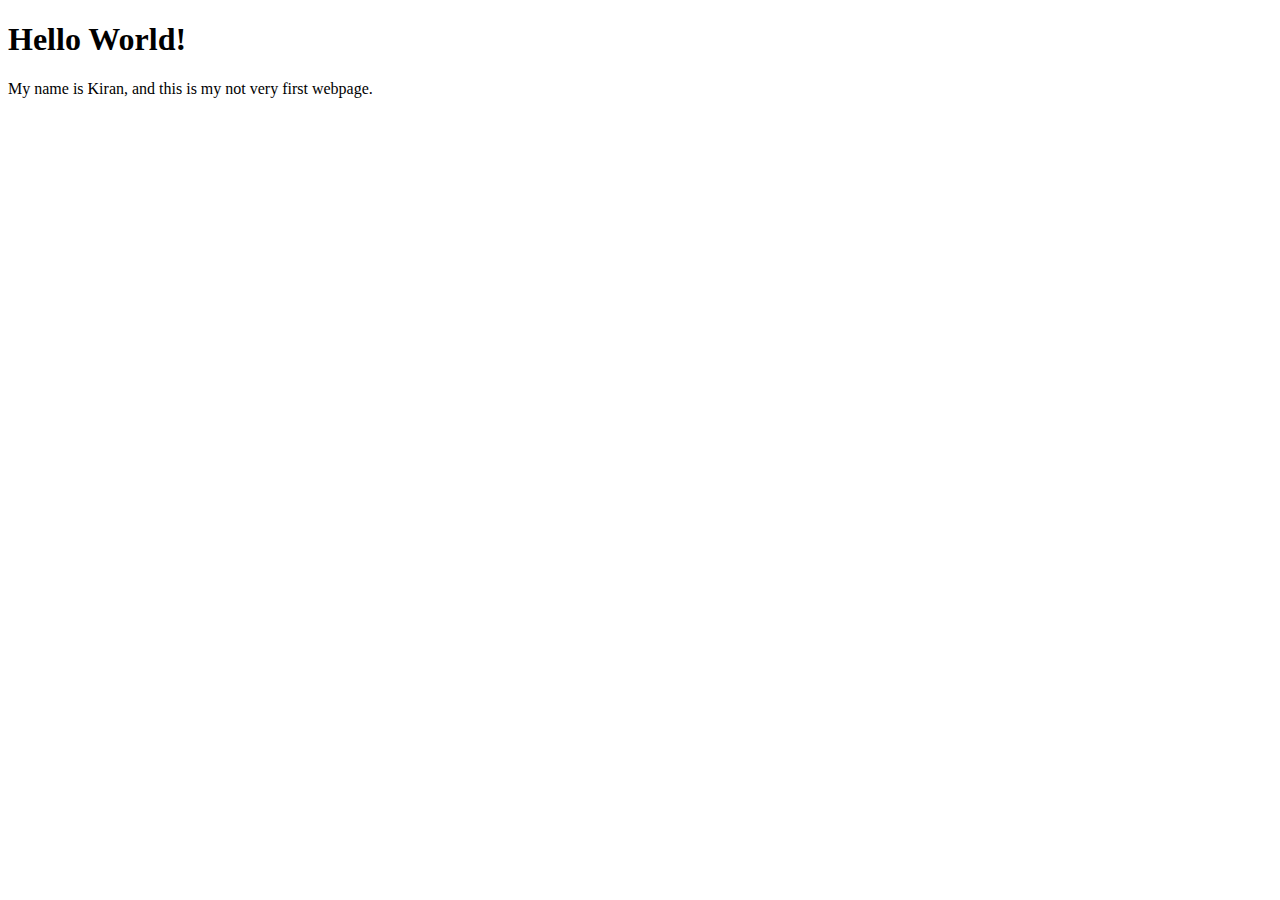
<file: 01/index.html>
<!DOCTYPE html>
<html lang="en">
	<head>
		<meta charset="UTF-8" />
		<meta http-equiv="X-UA-Compatible" content="IE=edge" />
		<meta name="viewport" content="width=device-width, initial-scale=1.0" />
		<title>My First Web Page</title>
	</head>
	<body>
		<h1>Hello World!</h1>
		<p>My name is Kiran, and this is my not very first webpage.</p>
	</body>
</html>
</file>
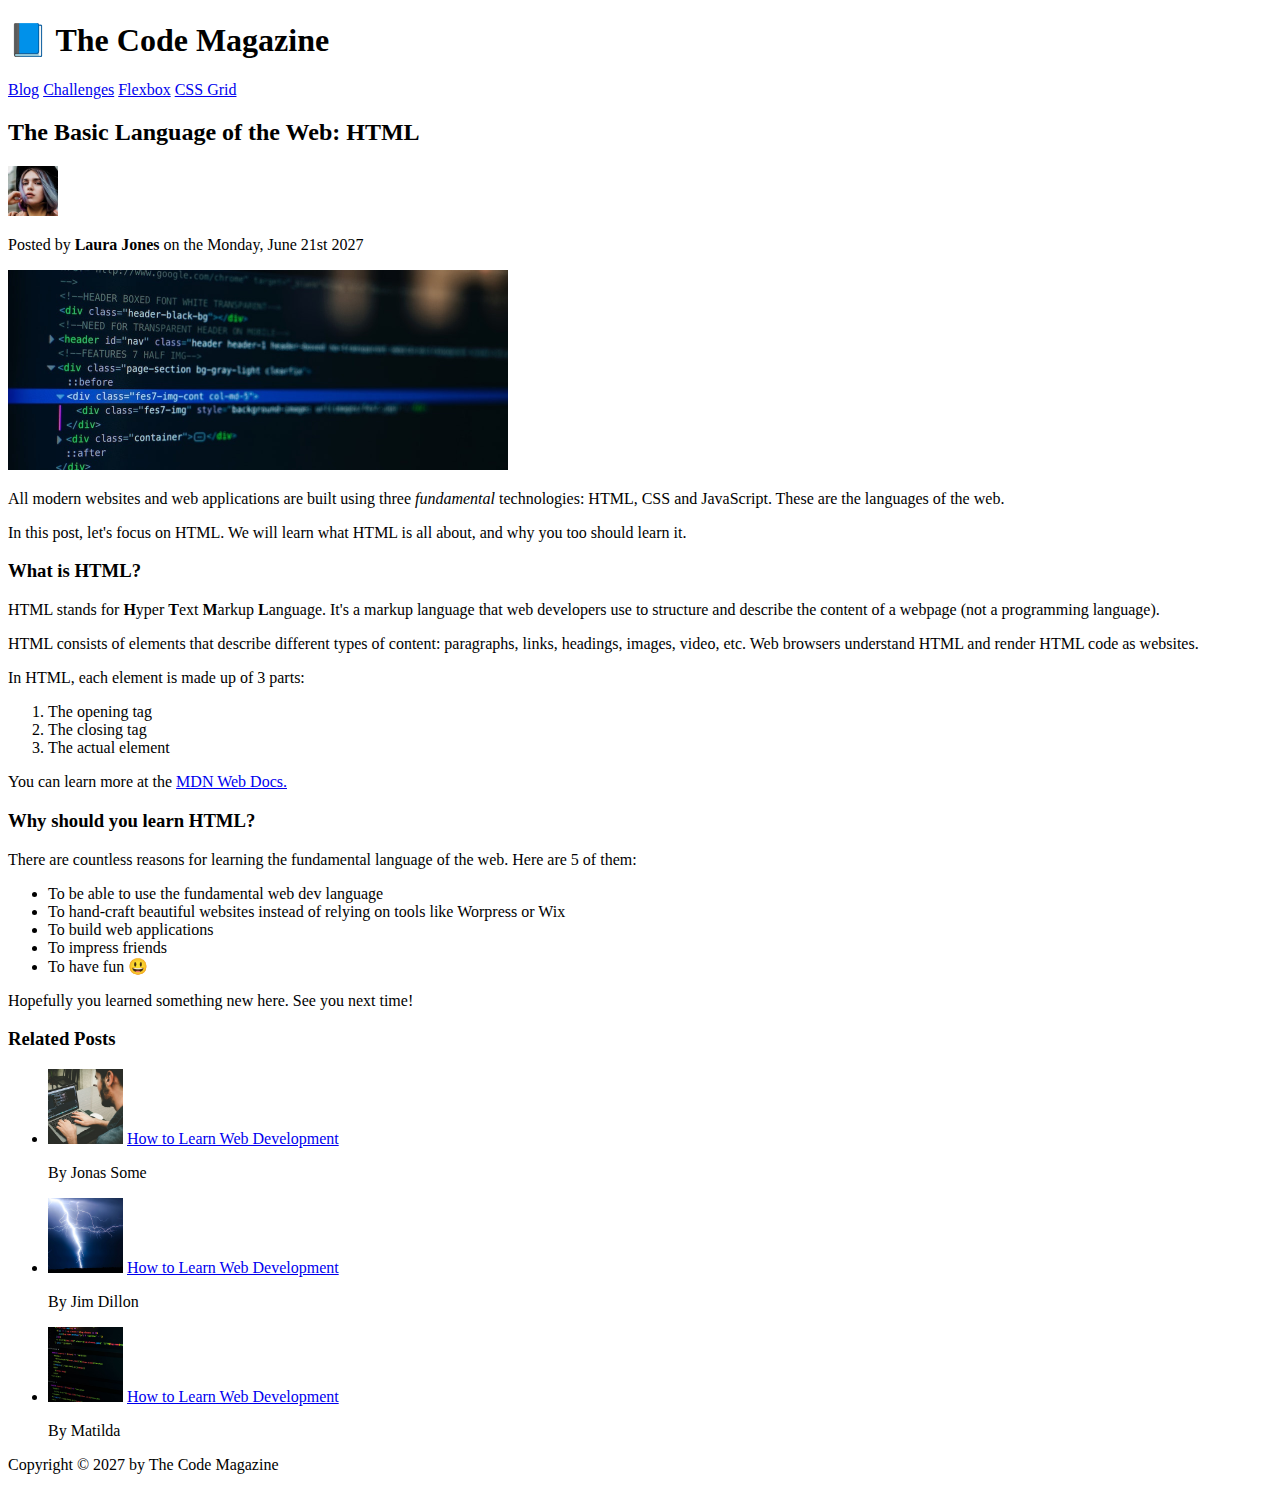
<file: 02/index.html>
<!DOCTYPE html>
<html lang="en">
	<head>
		<meta charset="UTF-8" />
		<title>The Basic Language of the web: HTML</title>
	</head>

	<body>
		<!-- <h1>The Basic Language of the Web: HTML</h1>
		<h2>The Basic Language of the Web: HTML</h2>
		<h3>The Basic Language of the Web: HTML</h3>
		<h4>The Basic Language of the Web: HTML</h4>
		<h5>The Basic Language of the Web: HTML</h5>
		<h6>The Basic Language of the Web: HTML</h6> -->

		<header>
			<h1>📘 The Code Magazine</h1>

			<nav>
				<a href="./img/blog.html">Blog</a>
				<a href="#">Challenges</a>
				<a href="#">Flexbox</a>
				<a href="#">CSS Grid</a>
			</nav>
		</header>

		<article>
			<header>
				<h2>The Basic Language of the Web: HTML</h2>

				<img
					src="./img/laura-jones.jpg"
					alt="Headshot of Laura Jones"
					width="50px"
					height="50px"
				/>

				<p>
					Posted by <strong>Laura Jones</strong> on the Monday, June 21st 2027
				</p>

				<img
					src="./img/post-img.jpg"
					alt="HTML code on a screen"
					width="500px"
					height="200px"
				/>
			</header>

			<p>
				All modern websites and web applications are built using three
				<em>fundamental</em>
				technologies: HTML, CSS and JavaScript. These are the languages of the
				web.
			</p>

			<p>
				In this post, let's focus on HTML. We will learn what HTML is all about,
				and why you too should learn it.
			</p>

			<h3>What is HTML?</h3>
			<p>
				HTML stands for <strong>H</strong>yper <strong>T</strong>ext
				<strong>M</strong>arkup <strong>L</strong>anguage. It's a markup
				language that web developers use to structure and describe the content
				of a webpage (not a programming language).
			</p>

			<p>
				HTML consists of elements that describe different types of content:
				paragraphs, links, headings, images, video, etc. Web browsers understand
				HTML and render HTML code as websites.
			</p>

			<p>In HTML, each element is made up of 3 parts:</p>
			<ol>
				<li>The opening tag</li>
				<li>The closing tag</li>
				<li>The actual element</li>
			</ol>

			<p>
				You can learn more at the
				<a
					href="https://developer.mozilla.org/en-US/docs/Web/HTML"
					target="_blank"
					>MDN Web Docs.</a
				>
			</p>

			<h3>Why should you learn HTML?</h3>

			<p>
				There are countless reasons for learning the fundamental language of the
				web. Here are 5 of them:
			</p>

			<ul>
				<li>To be able to use the fundamental web dev language</li>
				<li>
					To hand-craft beautiful websites instead of relying on tools like
					Worpress or Wix
				</li>
				<li>To build web applications</li>
				<li>To impress friends</li>
				<li>To have fun 😃</li>
			</ul>

			<p>Hopefully you learned something new here. See you next time!</p>
		</article>

		<aside>
			<h3>Related Posts</h3>

			<ul>
				<li>
					<img
						src="./img/related-1.jpg"
						alt="Related 1"
						width="75px"
						height="75px"
					/>
					<a href="#">How to Learn Web Development</a>
					<p>By Jonas Some</p>
				</li>

				<li>
					<img
						src="./img/related-2.jpg"
						alt="Related 2"
						width="75px"
						height="75px"
					/>
					<a href="#">How to Learn Web Development</a>
					<p>By Jim Dillon</p>
				</li>

				<li>
					<img
						src="./img/related-3.jpg"
						alt="Related 3"
						width="75px"
						height="75px"
					/>
					<a href="#">How to Learn Web Development</a>
					<p>By Matilda</p>
				</li>
			</ul>
		</aside>

		<footer>
			<p>Copyright &copy; 2027 by The Code Magazine</p>
		</footer>
	</body>
</html>
</file>
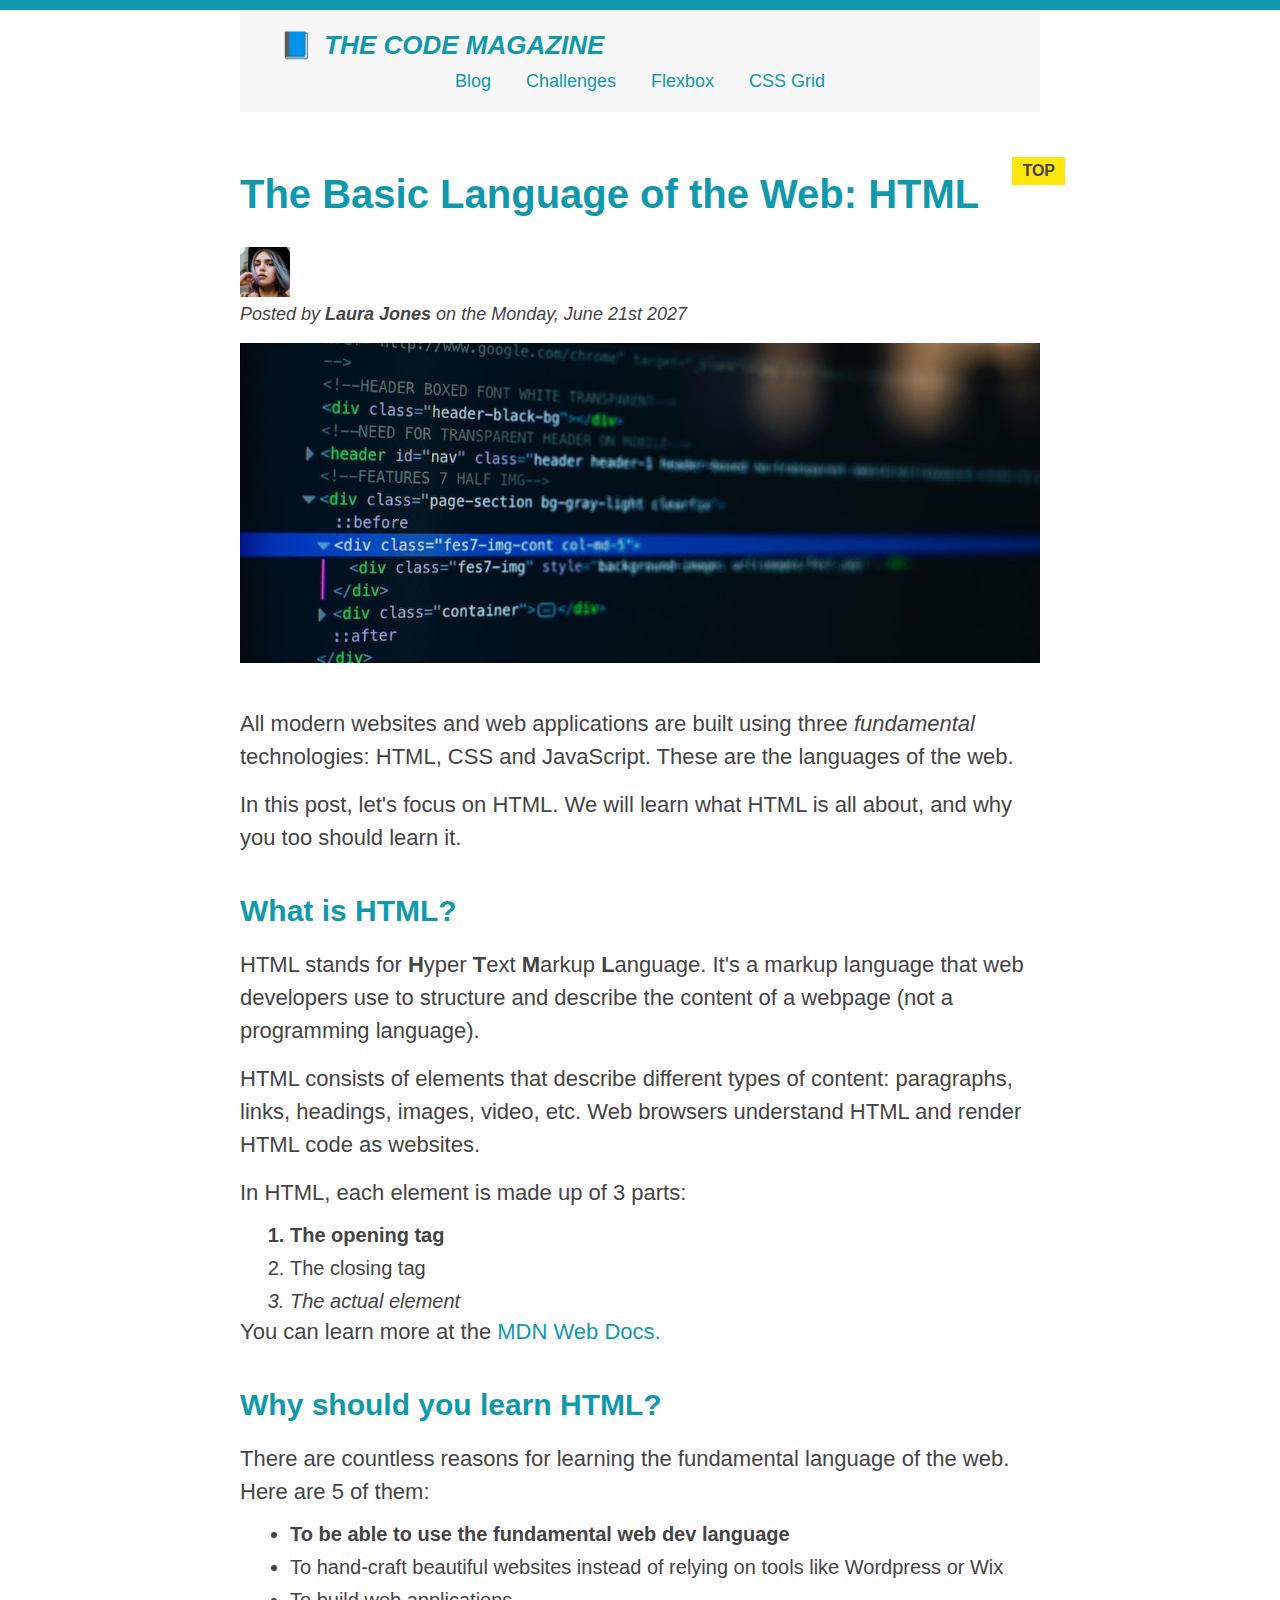
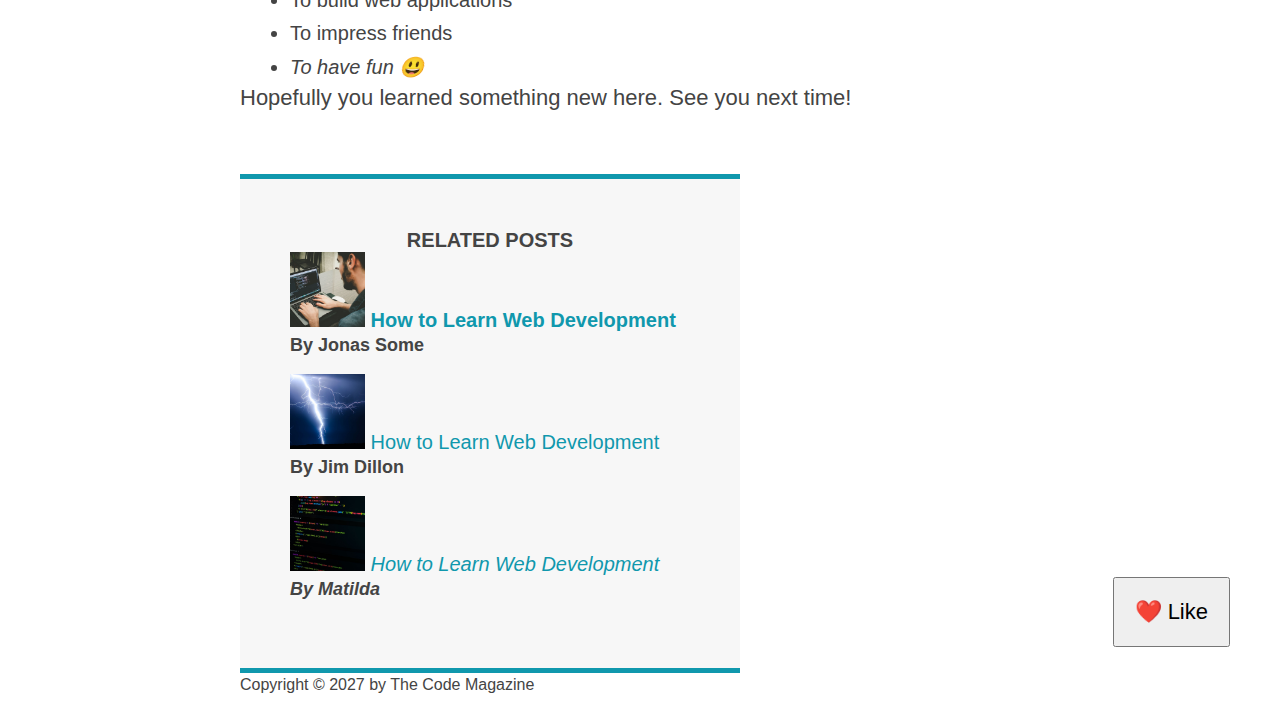
<file: 03/index.html>
<!DOCTYPE html>
<html lang="en">
	<head>
		<meta charset="UTF-8" />
		<title>The Basic Language of the web: HTML</title>
		<link rel="stylesheet" href="./style.css" />
	</head>

	<body>
		<!-- <h1>The Basic Language of the Web: HTML</h1>
		<h2>The Basic Language of the Web: HTML</h2>
		<h3>The Basic Language of the Web: HTML</h3>
		<h4>The Basic Language of the Web: HTML</h4>
		<h5>The Basic Language of the Web: HTML</h5>
		<h6>The Basic Language of the Web: HTML</h6> -->

		<div class="container">
			<header class="main-header">
				<h1>📘 The Code Magazine</h1>

				<nav>
					<!-- <strong>This is the Navigation</str> -->
					<a href="./img/blog.html">Blog</a>
					<a href="#">Challenges</a>
					<a href="#">Flexbox</a>
					<a href="#">CSS Grid</a>
				</nav>
			</header>

			<article>
				<header class="post-header">
					<h2>The Basic Language of the Web: HTML</h2>

					<img
						src="./img/laura-jones.jpg"
						alt="Headshot of Laura Jones"
						width="50px"
						height="50px"
					/>

					<p id="author">
						Posted by <strong>Laura Jones</strong> on the Monday, June 21st 2027
					</p>

					<img
						src="./img/post-img.jpg"
						alt="HTML code on a screen"
						width="500px"
						height="200px"
						class="post-img"
					/>
					<button>❤️ Like</button>
				</header>

				<p>
					All modern websites and web applications are built using three
					<em>fundamental</em>
					technologies: HTML, CSS and JavaScript. These are the languages of the
					web.
				</p>

				<p>
					In this post, let's focus on HTML. We will learn what HTML is all
					about, and why you too should learn it.
				</p>

				<h3>What is HTML?</h3>
				<p>
					HTML stands for <strong>H</strong>yper <strong>T</strong>ext
					<strong>M</strong>arkup <strong>L</strong>anguage. It's a markup
					language that web developers use to structure and describe the content
					of a webpage (not a programming language).
				</p>

				<p>
					HTML consists of elements that describe different types of content:
					paragraphs, links, headings, images, video, etc. Web browsers
					understand HTML and render HTML code as websites.
				</p>

				<p>In HTML, each element is made up of 3 parts:</p>
				<ol>
					<li class="first-li">The opening tag</li>
					<li>The closing tag</li>
					<li>The actual element</li>
				</ol>

				<p>
					You can learn more at the
					<a
						href="https://developer.mozilla.org/en-US/docs/Web/HTML"
						target="_blank"
						>MDN Web Docs.</a
					>
				</p>

				<h3>Why should you learn HTML?</h3>

				<p>
					There are countless reasons for learning the fundamental language of
					the web. Here are 5 of them:
				</p>

				<ul>
					<li class="first-li">
						To be able to use the fundamental web dev language
					</li>
					<li>
						To hand-craft beautiful websites instead of relying on tools like
						Wordpress or Wix
					</li>
					<li>To build web applications</li>
					<li>To impress friends</li>
					<li>To have fun 😃</li>
				</ul>

				<p>Hopefully you learned something new here. See you next time!</p>
			</article>

			<aside>
				<h4>Related Posts</h4>

				<ul class="related">
					<li>
						<img
							src="./img/related-1.jpg"
							alt="Related 1"
							width="75px"
							height="75px"
						/>
						<a href="#">How to Learn Web Development</a>
						<p class="related-author">By Jonas Some</p>
					</li>

					<li>
						<img
							src="./img/related-2.jpg"
							alt="Related 2"
							width="75px"
							height="75px"
						/>
						<a href="#">How to Learn Web Development</a>
						<p class="related-author">By Jim Dillon</p>
					</li>

					<li>
						<img
							src="./img/related-3.jpg"
							alt="Related 3"
							width="75px"
							height="75px"
						/>
						<a href="#">How to Learn Web Development</a>
						<p class="related-author">By Matilda</p>
					</li>
				</ul>
			</aside>

			<footer>
				<p id="copyright" class="copyright text">
					Copyright &copy; 2027 by The Code Magazine
				</p>
			</footer>
		</div>
	</body>
</html>
</file>
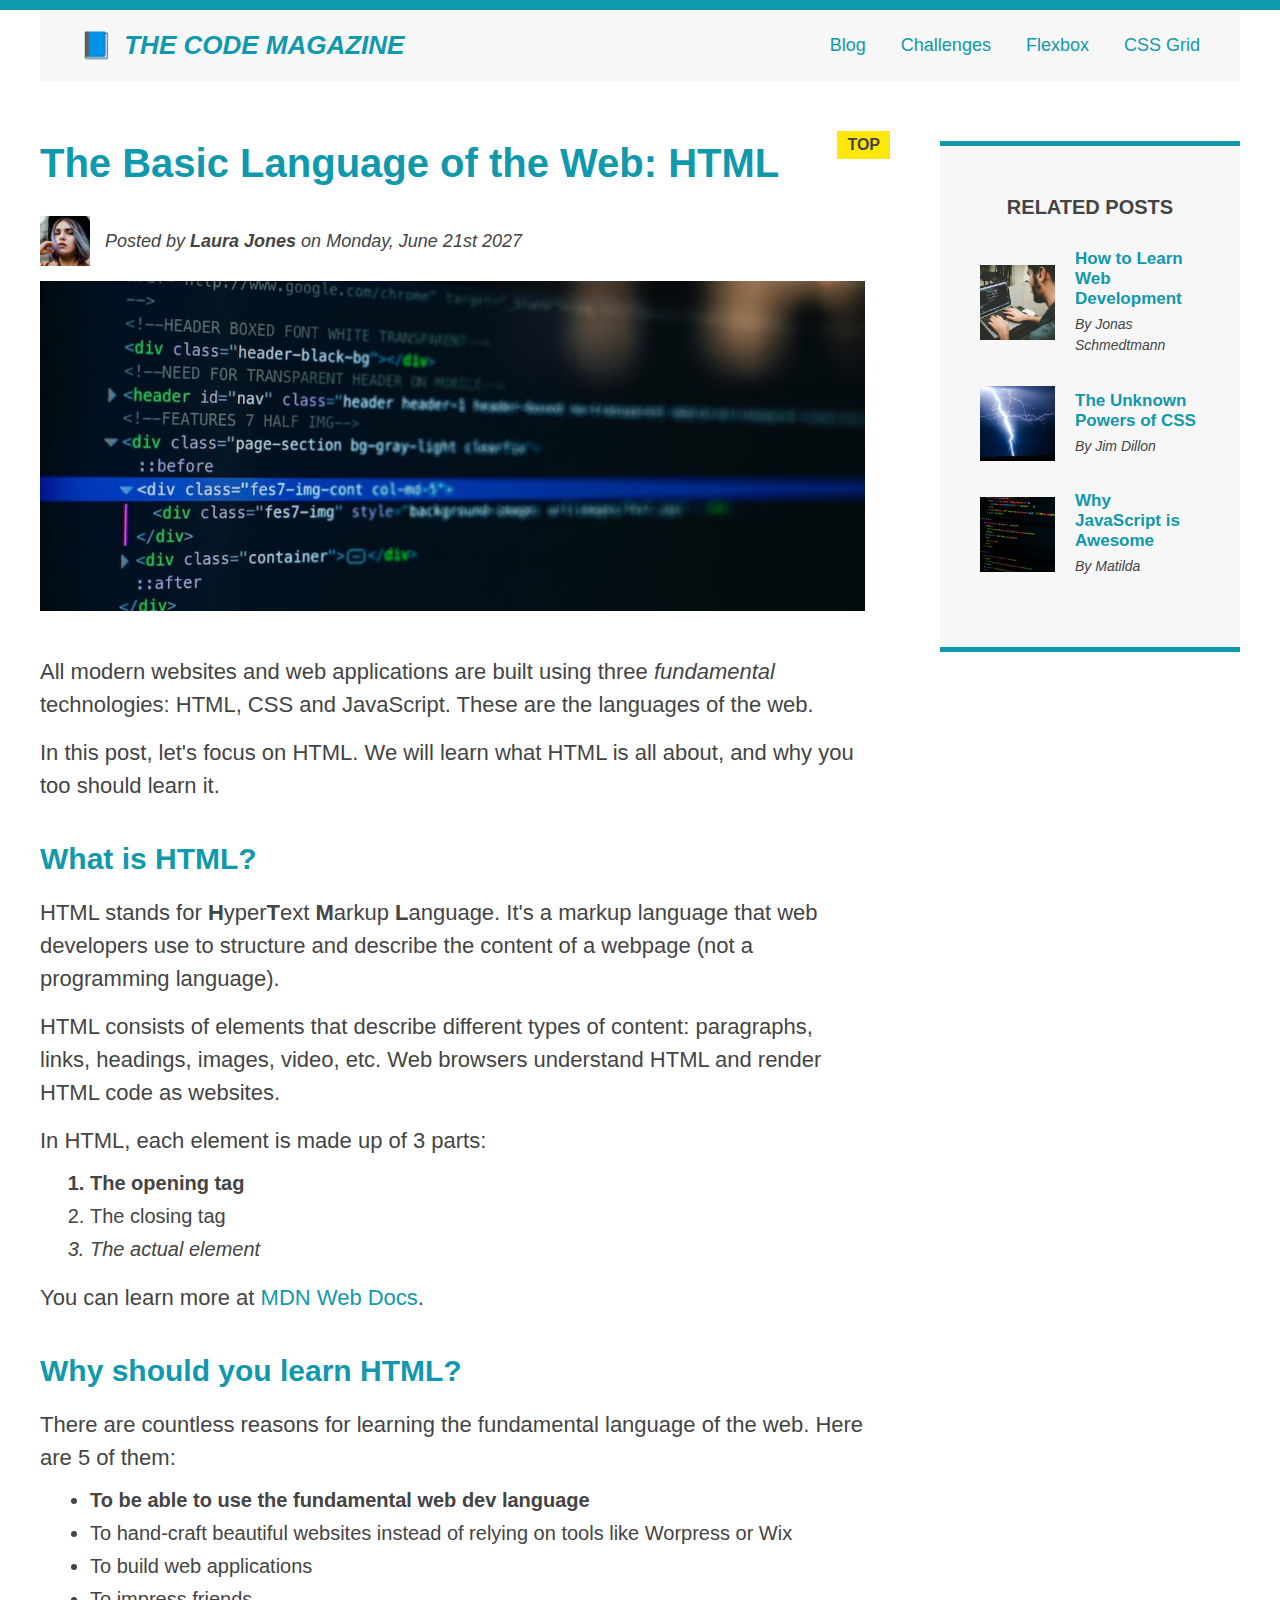
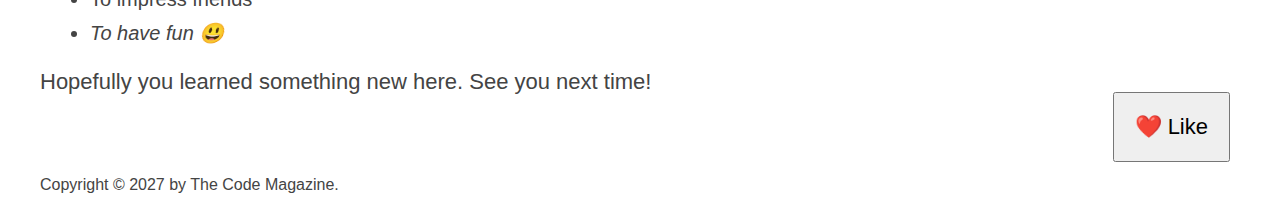
<file: 04/index.html>
<!DOCTYPE html>
<html lang="en">
	<head>
		<meta charset="UTF-8" />
		<link href="style.css" rel="stylesheet" />

		<title>The Basic Language of the Web: HTML</title>
	</head>

	<body>
		<!--
    <h1>The Basic Language of the Web: HTML</h1>
    <h2>The Basic Language of the Web: HTML</h2>
    <h3>The Basic Language of the Web: HTML</h3>
    <h4>The Basic Language of the Web: HTML</h4>
    <h5>The Basic Language of the Web: HTML</h5>
    <h6>The Basic Language of the Web: HTML</h6>
    -->

		<div class="container">
			<header class="main-header clearfix">
				<h1>📘 The Code Magazine</h1>

				<nav>
					<!-- <strong>This is the navigation</strong> -->
					<a href="blog.html">Blog</a>
					<a href="challenge.html">Challenges</a>
					<a href="flexbox.html">Flexbox</a>
					<a href="css-grid.html">CSS Grid</a>
				</nav>

				<!-- <div class="clear"></div> -->
			</header>

			<!-- ONLY NECESSARY FOR FLEXBOX -->
			<!-- <div class="row"> -->
			<article>
				<header class="post-header">
					<h2>The Basic Language of the Web: HTML</h2>

					<div class="author-box">
						<img
							src="img/laura-jones.jpg"
							alt="Headshot of Laura Jones"
							height="50"
							width="50"
							class="author-img"
						/>

						<p id="author" class="author">
							Posted by <strong>Laura Jones</strong> on Monday, June 21st 2027
						</p>
					</div>

					<img
						src="img/post-img.jpg"
						alt="HTML code on a screen"
						width="500"
						height="200"
						class="post-img"
					/>
					<button>❤️ Like</button>
				</header>

				<p>
					All modern websites and web applications are built using three
					<em>fundamental</em>
					technologies: HTML, CSS and JavaScript. These are the languages of the
					web.
				</p>

				<p>
					In this post, let's focus on HTML. We will learn what HTML is all
					about, and why you too should learn it.
				</p>

				<h3>What is HTML?</h3>
				<p>
					HTML stands for <strong>H</strong>yper<strong>T</strong>ext
					<strong>M</strong>arkup <strong>L</strong>anguage. It's a markup
					language that web developers use to structure and describe the content
					of a webpage (not a programming language).
				</p>
				<p>
					HTML consists of elements that describe different types of content:
					paragraphs, links, headings, images, video, etc. Web browsers
					understand HTML and render HTML code as websites.
				</p>
				<p>In HTML, each element is made up of 3 parts:</p>

				<ol>
					<li class="first-li">The opening tag</li>
					<li>The closing tag</li>
					<li>The actual element</li>
				</ol>

				<p>
					You can learn more at
					<a
						href="https://developer.mozilla.org/en-US/docs/Web/HTML"
						target="_blank"
						>MDN Web Docs</a
					>.
				</p>

				<h3>Why should you learn HTML?</h3>

				<p>
					There are countless reasons for learning the fundamental language of
					the web. Here are 5 of them:
				</p>

				<ul>
					<li class="first-li">
						To be able to use the fundamental web dev language
					</li>
					<li>
						To hand-craft beautiful websites instead of relying on tools like
						Worpress or Wix
					</li>
					<li>To build web applications</li>
					<li>To impress friends</li>
					<li>To have fun 😃</li>
				</ul>

				<p>Hopefully you learned something new here. See you next time!</p>
			</article>

			<aside>
				<h4>Related posts</h4>

				<ul class="related">
					<li class="related-post">
						<img
							src="img/related-1.jpg"
							alt="Person programming"
							width="75"
							height="75"
						/>
						<div>
							<a href="#" class="related-link">How to Learn Web Development</a>
							<p class="related-author">By Jonas Schmedtmann</p>
						</div>
					</li>
					<li class="related-post">
						<img
							src="img/related-2.jpg"
							alt="Lightning"
							width="75"
							height="75"
						/>
						<div>
							<a href="#" class="related-link">The Unknown Powers of CSS</a>
							<p class="related-author">By Jim Dillon</p>
						</div>
					</li>
					<li class="related-post">
						<img
							src="img/related-3.jpg"
							alt="JavaScript code on a screen"
							width="75"
							height="75"
						/>
						<div>
							<a href="#" class="related-link">Why JavaScript is Awesome</a>
							<p class="related-author">By Matilda</p>
						</div>
					</li>
				</ul>
			</aside>
			<!-- </div> -->

			<footer>
				<p id="copyright" class="copyright text">
					Copyright &copy; 2027 by The Code Magazine.
				</p>
			</footer>
		</div>
	</body>
</html>
</file>
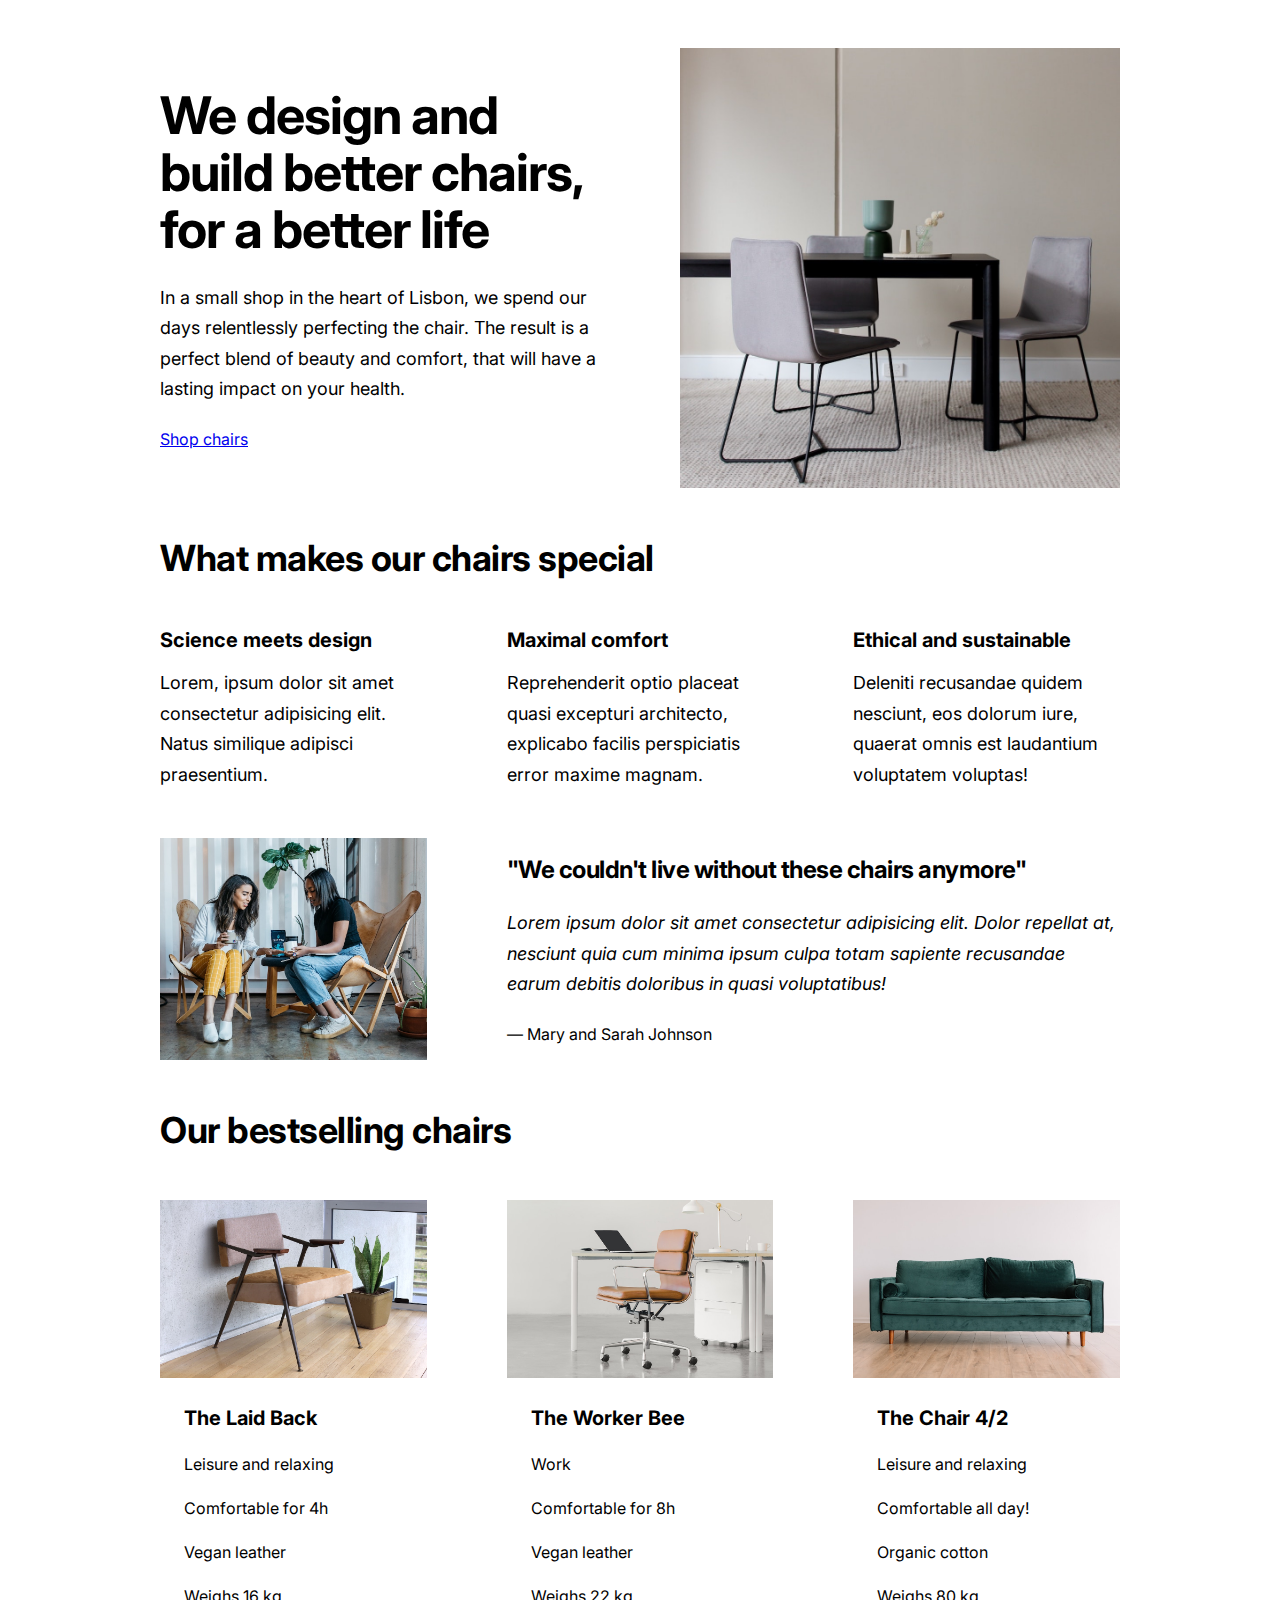
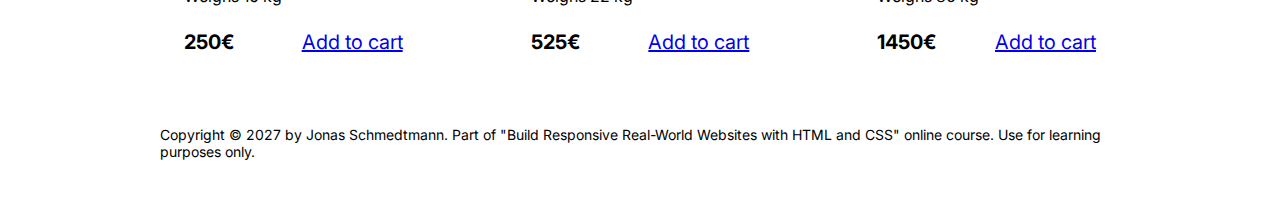
<file: 05/index.html>
<!DOCTYPE html>
<html lang="en">
	<head>
		<meta charset="UTF-8" />
		<meta http-equiv="X-UA-Compatible" content="IE=edge" />
		<meta name="viewport" content="width=device-width, initial-scale=1.0" />
		<!-- <link rel="preconnect" href="https://fonts.googleapis.com" />
		<link rel="preconnect" href="https://fonts.gstatic.com" crossorigin /> -->
		<link
			href="https://fonts.googleapis.com/css2?family=Inter:wght@400;500;700&display=swap"
			rel="stylesheet"
		/>
		<link rel="stylesheet" href="style.css" />
		<title>Lisbon Chair Shop</title>
	</head>
	<body>
		<div class="container">
			<header>
				<div class="header-text-box">
					<h1>We design and build better chairs, for a better life</h1>
					<p class="header-text">
						In a small shop in the heart of Lisbon, we spend our days
						relentlessly perfecting the chair. The result is a perfect blend of
						beauty and comfort, that will have a lasting impact on your health.
					</p>
					<a class="btn btn--big" href="#">Shop chairs</a>
				</div>
				<img src="hero.jpg" alt="Photo" />
			</header>

			<section>
				<h2>What makes our chairs special</h2>
				<div class="grid-3-cols">
					<div>
						<p class="features-title"><strong>Science meets design</strong></p>
						<p class="features-text">
							Lorem, ipsum dolor sit amet consectetur adipisicing elit. Natus
							similique adipisci praesentium.
						</p>
					</div>

					<div>
						<p class="features-title">
							<strong>Maximal comfort</strong>
						</p>
						<p class="features-text">
							Reprehenderit optio placeat quasi excepturi architecto, explicabo
							facilis perspiciatis error maxime magnam.
						</p>
					</div>

					<div>
						<p class="features-title">
							<strong>Ethical and sustainable</strong>
						</p>
						<p class="features-text">
							Deleniti recusandae quidem nesciunt, eos dolorum iure, quaerat
							omnis est laudantium voluptatem voluptas!
						</p>
					</div>
				</div>
			</section>

			<section class="testimonial-section">
				<div class="grid-3-cols">
					<img src="customers.jpg" alt="People sitting on chairs" />
					<div class="testimonial-box">
						<h2>"We couldn't live without these chairs anymore"</h2>
						<blockquote class="testimonial-text">
							Lorem ipsum dolor sit amet consectetur adipisicing elit. Dolor
							repellat at, nesciunt quia cum minima ipsum culpa totam sapiente
							recusandae earum debitis doloribus in quasi voluptatibus!
						</blockquote>
						<p class="testimonial-author">&mdash; Mary and Sarah Johnson</p>
					</div>
				</div>
			</section>

			<section>
				<h2>Our bestselling chairs</h2>
				<div class="grid-3-cols">
					<figure class="chair">
						<img src="chair-1.jpg" alt="Chair" />
						<div class="chair-box">
							<h3>The Laid Back</h3>
							<ul class="chair-details">
								<li>
									<!-- Span is a generic INLINE text element, it doesn't have any meaning. It's like a div element, but inline -->
									<span>Leisure and relaxing</span>
								</li>
								<li>
									<span>Comfortable for 4h</span>
								</li>
								<li>
									<span>Vegan leather</span>
								</li>
								<li>
									<span>Weighs 16 kg</span>
								</li>
							</ul>
							<div class="chair-price">
								<strong>250€</strong>
								<a href="#" class="btn btn--small">Add to cart</a>
							</div>
						</div>
					</figure>

					<figure class="chair">
						<img src="chair-2.jpg" alt="Chair" />
						<div class="chair-box">
							<h3>The Worker Bee</h3>
							<ul class="chair-details">
								<li>
									<span>Work</span>
								</li>
								<li>
									<span>Comfortable for 8h</span>
								</li>
								<li>
									<span>Vegan leather</span>
								</li>
								<li>
									<span>Weighs 22 kg</span>
								</li>
							</ul>
							<div class="chair-price">
								<strong>525€</strong>
								<a href="#" class="btn btn--small">Add to cart</a>
							</div>
						</div>
					</figure>

					<figure class="chair">
						<img src="chair-3.jpg" alt="Chair" />
						<div class="chair-box">
							<h3>The Chair 4/2</h3>
							<ul class="chair-details">
								<li>
									<span>Leisure and relaxing</span>
								</li>
								<li>
									<span>Comfortable all day!</span>
								</li>
								<li>
									<span>Organic cotton</span>
								</li>
								<li>
									<span>Weighs 80 kg</span>
								</li>
							</ul>
							<div class="chair-price">
								<strong>1450€</strong>
								<a href="#" class="btn btn--small">Add to cart</a>
							</div>
						</div>
					</figure>
				</div>
			</section>

			<footer>
				Copyright &copy; 2027 by Jonas Schmedtmann. Part of "Build Responsive
				Real-World Websites with HTML and CSS" online course. Use for learning
				purposes only.
			</footer>
		</div>
	</body>
</html>
</file>
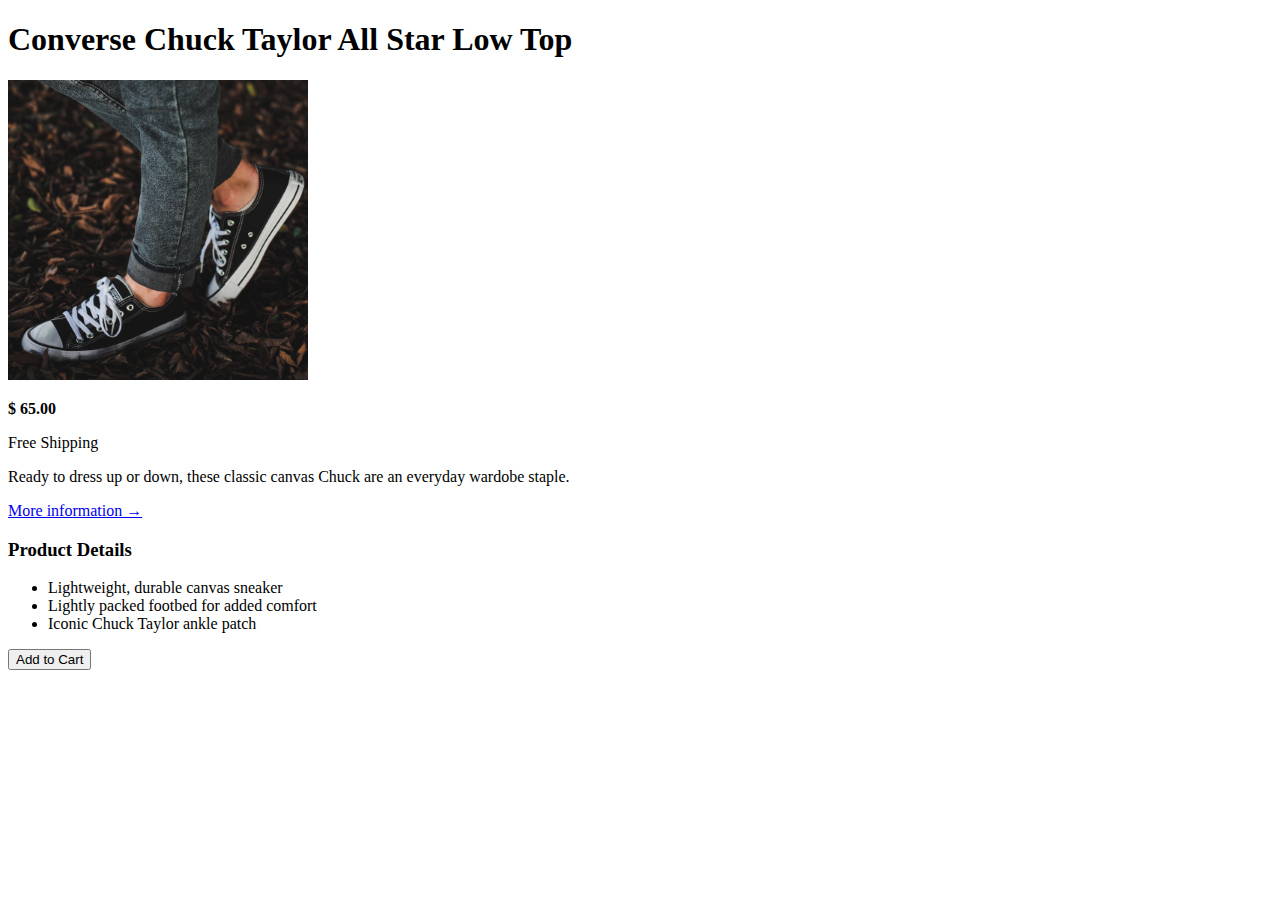
<file: 02/challenge 2.html>
<!DOCTYPE html>
<html lang="en">
	<head>
		<meta charset="UTF-8" />
		<meta http-equiv="X-UA-Compatible" content="IE=edge" />
		<meta name="viewport" content="width=device-width, initial-scale=1.0" />
		<title>Challenge 2</title>
	</head>
	<body>
		<h1>Converse Chuck Taylor All Star Low Top</h1>
		<img
			src="./img/challenges.jpg"
			alt="Challenge 2"
			width="300px"
			height="300px"
		/>

		<p><strong>&dollar; 65.00 </strong></p>

		<p>Free Shipping</p>

		<p>
			Ready to dress up or down, these classic canvas Chuck are an everyday
			wardobe staple.
		</p>

		<p><a href="#">More information &RightArrow; </a></p>

		<h3>Product Details</h3>

		<ul>
			<li>Lightweight, durable canvas sneaker</li>
			<li>Lightly packed footbed for added comfort</li>
			<li>Iconic Chuck Taylor ankle patch</li>
		</ul>

		<input type="button" value="Add to Cart" />
	</body>
</html>
</file>
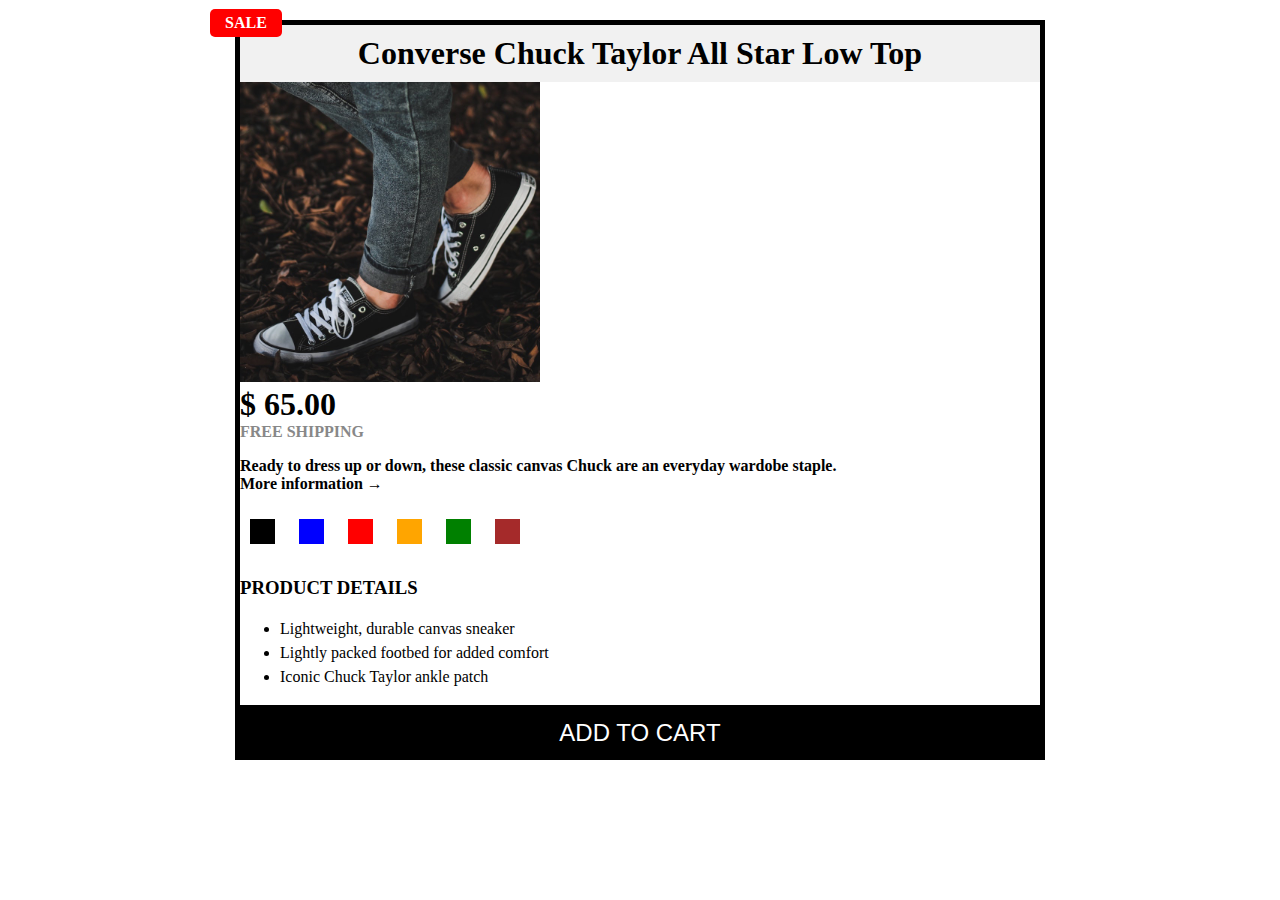
<file: 03/challenge 2.html>
<!DOCTYPE html>
<html lang="en">
	<head>
		<meta charset="UTF-8" />
		<meta http-equiv="X-UA-Compatible" content="IE=edge" />
		<meta name="viewport" content="width=device-width, initial-scale=1.0" />
		<title>Challenge 2</title>
		<link rel="stylesheet" href="./challenge.css" />
	</head>
	<body>
		<h1>Converse Chuck Taylor All Star Low Top</h1>
		<img
			src="./img/challenges.jpg"
			alt="Challenge 2"
			width="300px"
			height="300px"
		/>

		<p class="money"><strong>&dollar; 65.00 </strong></p>

		<p class="shipping">Free Shipping</p>

		<p class="description">
			Ready to dress up or down, these classic canvas Chuck are an everyday
			wardobe staple.
		</p>

		<p class="link"><a href="#">More information &RightArrow; </a></p>

		<div class="colors">
			<div class="color black"></div>
			<div class="color blue"></div>
			<div class="color red"></div>
			<div class="color orange"></div>
			<div class="color green"></div>
			<div class="color brown"></div>
		</div>

		<h3>Product Details</h3>

		<ul>
			<li>Lightweight, durable canvas sneaker</li>
			<li>Lightly packed footbed for added comfort</li>
			<li>Iconic Chuck Taylor ankle patch</li>
		</ul>

		<input type="button" value="Add to Cart" />
	</body>
</html>
</file>
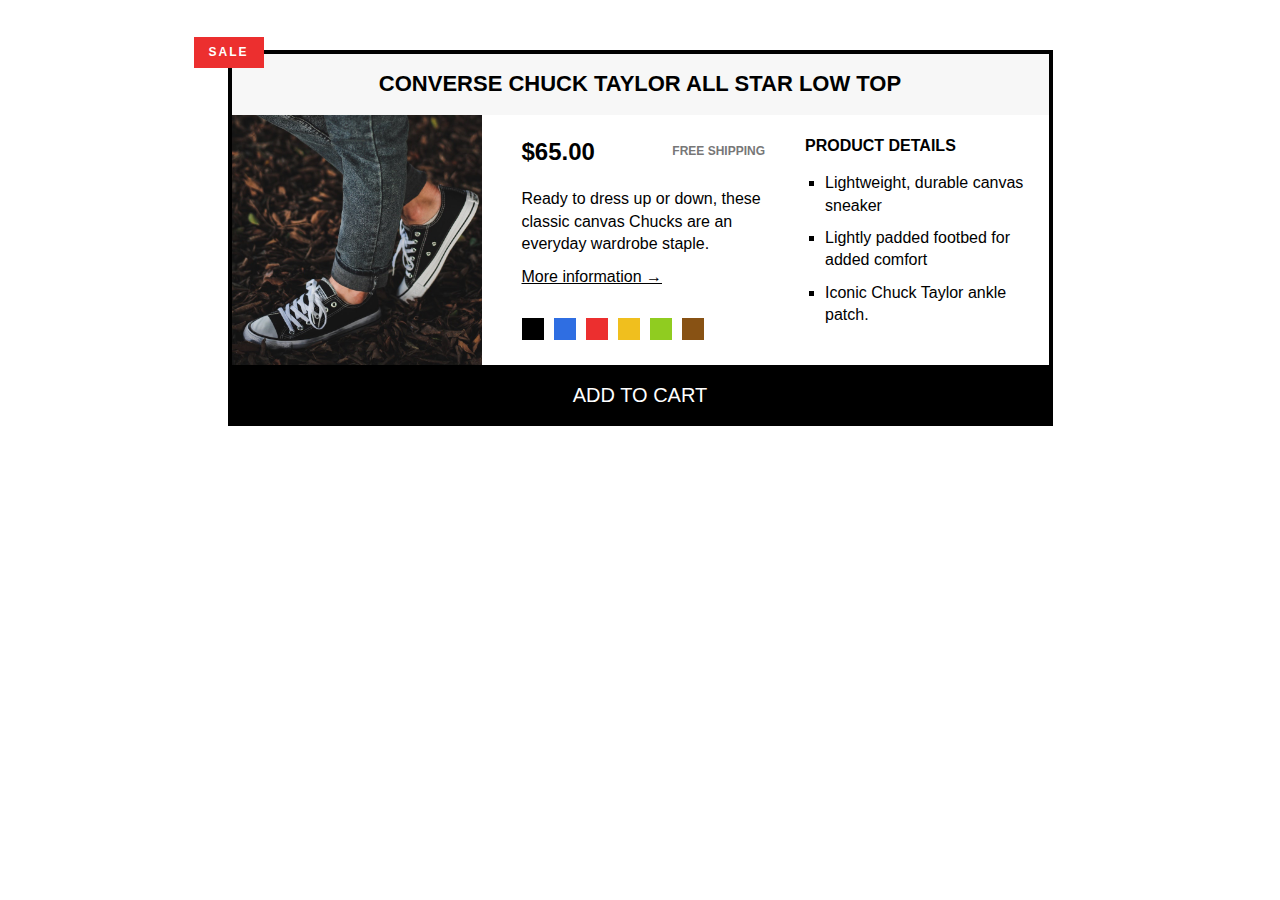
<file: 04/challenge.html>
<!DOCTYPE html>
<html lang="en">
	<head>
		<meta charset="UTF-8" />
		<meta http-equiv="X-UA-Compatible" content="IE=edge" />
		<meta name="viewport" content="width=device-width, initial-scale=1.0" />
		<title>Challenge 1</title>
		<link rel="stylesheet" href="challenge.css" />
	</head>
	<body>
		<article class="product">
			<h2 class="product-title">Converse Chuck Taylor All Star Low Top</h2>
			<img
				src="./img/challenges.jpg"
				alt="Chuck Taylor All Star Shoe"
				height="250"
				width="250"
				class="product-img"
			/>
			<div class="product-info">
				<div class="product-prize">
					<p class="price"><strong>$65.00</strong></p>
					<p class="shipping">Free shipping</p>
				</div>
				<p class="sale">Sale</p>

				<p class="product-description">
					Ready to dress up or down, these classic canvas Chucks are an everyday
					wardrobe staple.
				</p>
				<a href="https://converse.com" target="_blank" class="more-info"
					>More information &rarr;</a
				>

				<div class="product-colors">
					<div class="color"></div>
					<div class="color color-blue"></div>
					<div class="color color-red"></div>
					<div class="color color-yellow"></div>
					<div class="color color-green"></div>
					<div class="color color-brown"></div>
				</div>
			</div>

			<div class="product-details">
				<h3 class="details-title">Product details</h3>
				<ul class="details-list">
					<li>Lightweight, durable canvas sneaker</li>
					<li>Lightly padded footbed for added comfort</li>
					<li>Iconic Chuck Taylor ankle patch.</li>
				</ul>
			</div>
			<button class="add-cart">Add to cart</button>
		</article>
	</body>
</html>
</file>
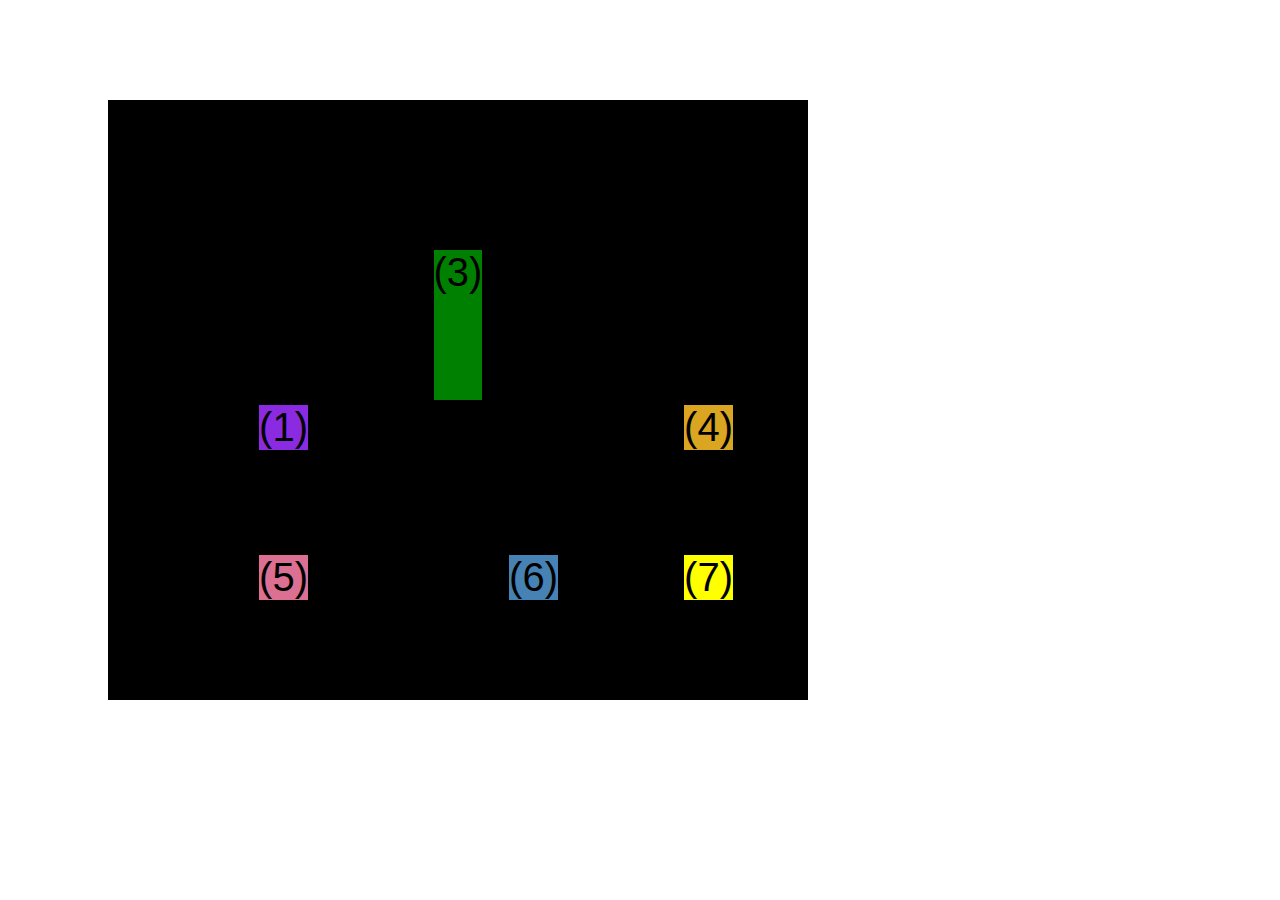
<file: 04/css-grid.html>
<!DOCTYPE html>
<html lang="en">
	<head>
		<meta charset="UTF-8" />
		<meta http-equiv="X-UA-Compatible" content="IE=edge" />
		<meta name="viewport" content="width=device-width, initial-scale=1.0" />
		<title>CSS Grid</title>
		<style>
			.el--1 {
				background-color: blueviolet;
			}
			.el--2 {
				background-color: orangered;
			}
			.el--3 {
				background-color: green;
				height: 150px;
			}
			.el--4 {
				background-color: goldenrod;
			}
			.el--5 {
				background-color: palevioletred;
			}
			.el--6 {
				background-color: steelblue;
			}
			.el--7 {
				background-color: yellow;
			}
			.el--8 {
				background-color: crimson;
			}

			.container--1 {
				/* STARTER */
				font-family: sans-serif;
				background-color: #ddd;
				font-size: 32px;
				margin: 40px;

				/* CSS GRID */
				display: grid;
				/* grid-template-columns: 200px 200px 1fr 1fr; */
				/* grid-template-rows: 300px 200px; */
				/* grid-template-columns: 1fr 1fr 1fr auto; */
				grid-template-columns: repeat(4, 1fr);
				grid-template-rows: 1fr 1fr;
				/* height: 500px; */

				/* gap: 30px; */
				column-gap: 20px;
				row-gap: 40px;
				display: none;
			}

			.el--8 {
				/* grid-column: 2 / 3; */
				/* grid-row: 1 / span 2; */
				/* grid-row: 1 / 2; */
			}

			.el--2 {
				/* grid-column: 1 / 4; */
				/* grid-column: 1 / span 4; */
				/* grid-column: 1 / -1; */
				/* grid-row: 2; */
			}

			.el--6 {
				/* grid-row: 3 / 5; */
			}

			.container--2 {
				/* STARTER */
				font-family: sans-serif;
				background-color: black;
				font-size: 40px;
				margin: 100px;

				width: 700px;
				height: 600px;

				/* CSS GRID */
				display: grid;
				grid-template-columns: 125px 200px 125px;
				grid-template-rows: 250px 100px;
				gap: 50px;

				/* Aligning Tracks inside container distribute empty space */
				justify-content: center;
				/* justify-content: space-between; */
				align-content: center;

				/* Aligning items INSIDE cells : moving items around inside the cells */
				align-items: end;
				justify-items: end;
			}

			.el--3 {
				align-self: center;
				justify-self: center;
			}
		</style>
	</head>
	<body>
		<div class="container--1">
			<div class="el el--1">(1) HTML</div>
			<div class="el el--2">(2) and</div>
			<div class="el el--3">(3) CSS</div>
			<div class="el el--4">(4) are</div>
			<div class="el el--5">(5) amazing</div>
			<div class="el el--6">(6) languages</div>
			<!-- <div class="el el--7">(7) to</div> -->
			<div class="el el--8">(8) learn</div>
		</div>

		<div class="container--2">
			<div class="el el--1">(1)</div>
			<div class="el el--3">(3)</div>
			<div class="el el--4">(4)</div>
			<div class="el el--5">(5)</div>
			<div class="el el--6">(6)</div>
			<div class="el el--7">(7)</div>
		</div>
	</body>
</html>
</file>
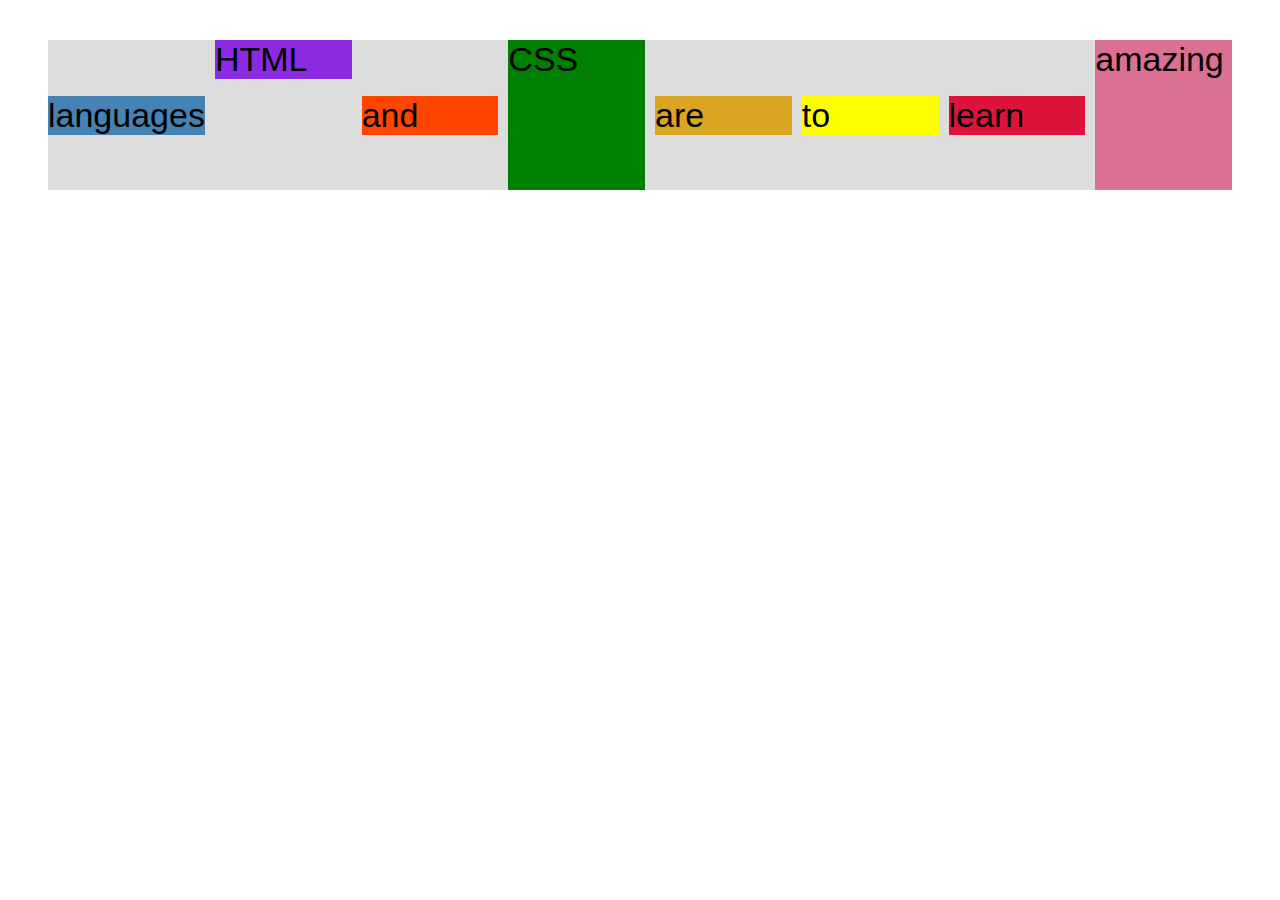
<file: 04/flexbox.html>
<!DOCTYPE html>
<html lang="en">
	<head>
		<meta charset="UTF-8" />
		<meta http-equiv="X-UA-Compatible" content="IE=edge" />
		<meta name="viewport" content="width=device-width, initial-scale=1.0" />
		<title>Flexbox</title>
		<style>
			.el--1 {
				background-color: blueviolet;
			}
			.el--2 {
				background-color: orangered;
			}
			.el--3 {
				background-color: green;
				height: 150px;
			}
			.el--4 {
				background-color: goldenrod;
			}
			.el--5 {
				background-color: palevioletred;
			}
			.el--6 {
				background-color: steelblue;
			}
			.el--7 {
				background-color: yellow;
			}
			.el--8 {
				background-color: crimson;
			}

			.container {
				/* STARTER */
				font-family: sans-serif;
				background-color: #ddd;
				font-size: 34px;
				margin: 40px;

				/* FLEXBOX */
				display: flex;
				align-items: center;
				justify-content: flex-start;
				gap: 10px;
			}

			.el {
				/* 
				-x- Defaults -x-
				flex-grow: 0;
				flex-shrink: 1;
				flex-basis: auto; */

				/* flex-basis: 200px;
				flex-shrink: 0; */
				/* flex: 0 0 200px; */

				/* flex-grow: 1; */
				flex: 1;
			}

			.el--1 {
				align-self: flex-start;
				/* order: 2; */
				/* flex-grow: 3; */
			}

			.el--5 {
				align-self: stretch;
				order: 1;
			}

			.el--6 {
				order: -1;
			}
		</style>
	</head>
	<body>
		<div class="container">
			<div class="el el--1">HTML</div>
			<div class="el el--2">and</div>
			<div class="el el--3">CSS</div>
			<div class="el el--4">are</div>
			<div class="el el--5">amazing</div>
			<div class="el el--6">languages</div>
			<div class="el el--7">to</div>
			<div class="el el--8">learn</div>
		</div>
	</body>
</html>
</file>
<file: 03/style.css>
* {
	/* border-top: #1098ad solid 1px; */
	margin: 0;
	padding: 0;
}

/* Page Sections */

body {
	color: #444;
	font-family: sans-serif;
	border-top: 10px solid #1098ad;
	position: relative;
}

.container {
	width: 800px;
	/* margin-left: auto;
	margin-right: auto; */
	margin: 0 auto;
	/* position: relative; */
}

#author {
	font-style: italic;
	font-size: 18px;
}

#copyright {
	font-size: 16px;
}

.related-author {
	font-size: 18px;
	font-weight: bold;
}

/* ul {
	list-style: none;
} */

.related {
	list-style: none;
}

.main-header {
	background-color: #f7f7f7;
	/* padding: 20px;
	padding-left: 40px;
	padding-right: 40px; */
	padding: 20px 40px;
	margin-bottom: 60px;
	/* height: 80px; */
}

nav {
	font-size: 18px;
	text-align: center;
}

article {
	margin-bottom: 60px;
}

.post-header {
	margin-bottom: 40px;
	/* position: relative; */
}

aside {
	background-color: #f7f7f7;
	border-top: 5px solid #1098ad;
	border-bottom: 5px solid #1098ad;
	/* padding-top: 50px;
	padding-bottom: 50px; */
	padding: 50px 0;
	width: 500px;
}

/* body {
	background-color: orangered;
} */

/* .first-li {
	font-weight: bold;
} */

h1,
h2,
h3 {
	color: #1098ad;
}

h1 {
	font-size: 26px;
	text-transform: uppercase;
	font-style: italic;
}

h2 {
	font-size: 40px;
	margin-bottom: 30px;
}

h3 {
	font-size: 30px;
	margin-bottom: 20px;
	margin-top: 40px;
}

h4 {
	font-size: 20px;
	text-transform: uppercase;
	text-align: center;
}

p {
	font-size: 22px;
	line-height: 1.5;
	margin-bottom: 15px;
}

ul,
ol {
	margin-left: 50px;
	margin-bottom: 2px;
}

li {
	font-size: 20px;
	margin-bottom: 10px;
}

/* Descendent Selector */
/* footer p {
	font-size: 16px;
} */

/* article header p {
	font-style: italic;
} */

li:first-child {
	font-weight: bold;
}

li:last-child {
	font-style: italic;
	margin-bottom: 0;
}

li:nth-child(even) {
	/* color: red; */
}

/* Misconception: this won't work */
article p:first-child {
	color: red;
}

nav a:link {
	/* background-color: orangered;
	margin: 20px;
	padding: 20px;
	display: block; */
	margin-right: 30px;
	margin-top: 10px;
	display: inline-block;
}

nav a:link:last-child {
	margin-right: 0;
}

button {
	font-size: 22px;
	padding: 20px;
	cursor: pointer;
	position: absolute;
	/* top: 50px;
	left: 50px; */
	bottom: 50px;
	right: 50px;
}

/* LVHA */
/* Style links which has href attribute*/
a:link {
	color: #1098ad;
	text-decoration: none;
}

a:visited {
	/* color:#777; */
	color: #1098ad;
}

a:hover {
	color: orangered;
	font-weight: bold;
	text-decoration: underline orangered;
}

a:active {
	background-color: black;
	font-style: italic;
}

.post-img {
	width: 100%;
	height: auto;
}

h1::first-letter {
	font-style: normal;
	margin-right: 5px;
}

h3 + p::first-line {
	/* color: red; */
}

h2 {
	/* background-color: orange; */
	position: relative;
}

h2::before {
	content: "TOP";
	background-color: #ffe70e;
	color: #444;
	font-size: 16px;
	font-weight: bold;
	display: inline-block;
	padding: 5px 10px;
	position: absolute;
	top: -15px;
	right: -25px;
}

/* Resolving conflicts */

/* #copyright {
	color: red;
}

.copyright {
	color: blue;
}

.text {
 	color: yellow;
}

footer p {
	color: green !important;
} */

/* nav a:link,
nav p {
	font-size: 18px;
} */
</file>
<file: 04/style.css>
* {
	/* border-top: 10px solid #1098ad; */
	margin: 0;
	padding: 0;
	box-sizing: border-box;
}

/* PAGE SECTIONS */
body {
	color: #444;
	font-family: sans-serif;

	border-top: 10px solid #1098ad;
	position: relative;
}

.container {
	width: 1200px;
	/* margin-left: auto;
	margin-right: auto; */
	margin: 0 auto;
}

.main-header {
	background-color: #f7f7f7;
	/* padding: 20px;
	padding-left: 40px;
	padding-right: 40px; */
	padding: 20px 40px;
	/* margin-bottom: 60px; */
	/* height: 80px; */
}

nav {
	font-size: 18px;
	/* text-align: center; */
}

article {
	/* margin-bottom: 60px; */
}

.post-header {
	margin-bottom: 40px;
	/* position: relative; */
}

aside {
	background-color: #f7f7f7;
	border-top: 5px solid #1098ad;
	border-bottom: 5px solid #1098ad;
	padding: 50px 40px;
}

/* SMALLER ELEMENTS */
h1,
h2,
h3 {
	color: #1098ad;
}

h1 {
	font-size: 26px;
	text-transform: uppercase;
	font-style: italic;
}

h2 {
	font-size: 40px;
	margin-bottom: 30px;
}

h3 {
	font-size: 30px;
	margin-bottom: 20px;
	margin-top: 40px;
}

h4 {
	font-size: 20px;
	text-transform: uppercase;
	text-align: center;
	margin-bottom: 30px;
}

p {
	font-size: 22px;
	line-height: 1.5;
	margin-bottom: 15px;
}

ul,
ol {
	margin-left: 50px;
	margin-bottom: 20px;
}

li {
	font-size: 20px;
	margin-bottom: 10px;
	/* display: inline; */
}

li:last-child {
	margin-bottom: 0;
}

/* footer p {
	font-size: 16px;
  } */

/* article header p {
	font-style: italic;
  } */

#author {
	font-style: italic;
	font-size: 18px;
}

#copyright {
	font-size: 16px;
}

.related-author {
	font-size: 18px;
	font-weight: bold;
}

/* ul {
	list-style: none;
  } */

.related {
	list-style: none;
	margin-left: 0;
}

body {
	/* background-color: orangered; */
}

/* .first-li {
	font-weight: bold;
  } */

li:first-child {
	font-weight: bold;
}

li:last-child {
	font-style: italic;
}

li:nth-child(even) {
	/* color: red; */
}

/* Misconception: this won't work! */
article p:first-child {
	color: red;
}

/* Styling links */
a:link {
	color: #1098ad;
	text-decoration: none;
}

a:visited {
	/* color: #777; */
	color: #1098ad;
}

a:hover {
	color: orangered;
	font-weight: bold;
	text-decoration: underline orangered;
}

a:active {
	background-color: black;
	font-style: italic;
}
/* LVHA */

.post-img {
	width: 100%;
	height: auto;
}

nav a:link {
	/* background-color: orangered;
	margin: 20px;
	padding: 20px;
  
	display: block; */

	margin-right: 30px;
	display: inline-block;
}

nav a:link:last-child {
	margin-right: 0;
}

button {
	font-size: 22px;
	padding: 20px;
	cursor: pointer;

	position: absolute;
	/* top: 50px;
	left: 50px; */
	bottom: 50px;
	right: 50px;
}

h1::first-letter {
	font-style: normal;
	margin-right: 5px;
}

h3 + p::first-line {
	/* color: red; */
}

h2 {
	/* background-color: orange; */
	position: relative;
}

h2::before {
	content: "TOP";
	background-color: #ffe70e;
	color: #444;
	font-size: 16px;
	font-weight: bold;
	display: inline-block;
	padding: 5px 10px;
	position: absolute;
	top: -10px;
	right: -25px;
}

/* Resolving conflicts */
/* #copyright {
	color: red;
  }
  
  .copyright {
	color: blue;
  }
  
  .text {
	color: yellow;
  }
  
  footer p {
	color: green !important;
  } */

/* nav a:link,
  nav p {
	font-size: 18px;
  } */

/* FLOATS */
/*
  .author-img {
	float: left;
	margin-bottom: 20px;
  }
  
  .author {
	float: left;
	margin-top: 10px;
	margin-left: 20px;
  }
  
  h1 {
	float: left;
  }
  
  nav {
	float: right;
  }
  
  .clear {
	clear: both;
  }
  
  .clearfix::after {
	clear: both;
	content: "";
	display: block;
  }
  
  article {
	width: 825px;
	float: left;
  }
  
  aside {
	width: 300px;
	float: right;
  }
  
  footer {
	clear: both;
  }
  */

/* FLEXBOX */
.main-header {
	display: flex;
	align-items: center;
	justify-content: space-between;
}

.author-box {
	display: flex;
	align-items: center;
	margin-bottom: 15px;
}

.author {
	margin-bottom: 0;
	margin-left: 15px;
}

.related-post {
	display: flex;
	align-items: center;
	gap: 20px;
	margin-bottom: 30px;
}

.related-link:link {
	font-size: 17px;
	font-weight: bold;
	font-style: normal;
	margin-bottom: 5px;
	display: block;
}

.related-author {
	margin-bottom: 0;
	font-size: 14px;
	font-weight: normal;
	font-style: italic;
}

/* FLEXBOX LAYOUT */
/* .row {
	display: flex;
	align-items: flex-start;
	gap: 75px;
	margin-bottom: 60px;
  }
  
  article {
	flex: 1;
	margin-bottom: 0;
  }
  
  aside {
	
	DEFAULTS:
	flex-grow: 0;
	flex-shrink: 1;
	flex-basis: auto;
  
	flex: 0 0 300px;
  } */

/* CSS GRID LAYOUT */
.container {
	display: grid;
	grid-template-columns: 1fr 300px;
	column-gap: 75px;
	row-gap: 60px;
	align-items: start;
}

.main-header {
	/* grid-column: 1 / span 2; */
	grid-column: 1 / -1;
}

article {
}

aside {
}

footer {
	grid-column: 1 / -1;
}
</file>
<file: 05/style.css>
/*
SPACING SYSTEM (px)
2 / 4 / 8 / 12 / 16 / 24 / 32 / 48 / 64 / 80 / 96 / 128

FONT SIZE SYSTEM (px)
10 / 12 / 14 / 16 / 18 / 20 / 24 / 30 / 36 / 44 / 52 / 62 / 74 / 86 / 98
*/

* {
	margin: 0;
	padding: 0;
	box-sizing: border-box;
}

/* ------------------------ */
/* GENERAL STYLES */
/* ------------------------ */
body {
	font-family: "Inter", sans-serif;
}

.container {
	width: 960px;
	margin: 0 auto;
}

header,
section {
	margin-bottom: 48px;
}

h2 {
	margin-bottom: 48px;
	font-size: 36px;
	letter-spacing: -0.5px;
}

.grid-3-cols {
	display: grid;
	grid-template-columns: repeat(3, 1fr);
	column-gap: 80px;
}

/* ------------------------ */
/* COMPONENT STYLES */
/* ------------------------ */

/* HEADER */
header {
	display: grid;
	grid-template-columns: repeat(2, 1fr);
	column-gap: 80px;
	margin-top: 48px;
}

.header-text-box {
	align-self: center;
}

h1 {
	margin-bottom: 24px;
	font-size: 52px;
	line-height: 1.1;
	letter-spacing: -1px;
}

.header-text {
	margin-bottom: 24px;
	font-size: 18px;
	line-height: 1.7;
}

img {
	width: 100%;
}

/* FEATURES */
.features-icon {
}

.features-title {
	margin-bottom: 16px;
	font-size: 20px;
}

.features-text {
	font-size: 18px;
	line-height: 1.7;
}

/* TESTIMONIAL */
.testimonial-section {
}

.testimonial-box {
	grid-column: 2 / -1;
	align-self: center;
}

.testimonial-box h2 {
	margin-bottom: 24px;
	font-size: 24px;
}

.testimonial-text {
	font-style: italic;
	margin-bottom: 24px;
	font-size: 18px;
	line-height: 1.7;
}

/* CHAIRS */
.chair-box {
	padding: 24px;
}

h3 {
	margin-bottom: 24px;
	font-size: 20px;
}

.chair-details {
	list-style: none;
	margin-bottom: 24px;
}

.chair-details li {
	display: flex;
	align-items: center;
	gap: 12px;
	margin-bottom: 24px;
}

.chair-details li:last-child {
	margin-bottom: 0;
}

.chair-icon {
}

.chair-price {
	display: flex;
	justify-content: space-between;
	font-size: 20px;
}

footer {
	margin-bottom: 48px;
	font-size: 14px;
}
</file>
<file: 03/challenge.css>
body {
	border: 5px solid #000;
	width: 800px;
	margin: 20px auto;
	position: relative;
}

h1 {
	text-align: center;
	background-color: #f1f1f1;
	margin: 0;
	padding: 10px;
}

h1::before {
	content: "SALE";
	background-color: red;
	font-size: 1rem;
	padding: 5px 15px;
	border-radius: 5px;
	color: #fff;
	position: absolute;
	top: -16px;
	left: -30px;
}

.money {
	font-size: 2rem;
	font-weight: bold;
	margin: 0;
}

.shipping,
.link {
	margin-top: 0;
}

.shipping {
	text-transform: uppercase;
	font-size: 1rem;
	color: #888888;
}

.description {
	margin-bottom: 0;
}

p {
	font-weight: 600;
}

a {
	color: #000;
	text-decoration: none;
}

a:active,
a:focus {
	color: black;
}

a:hover {
	color: #000;
	text-decoration: underline;
}

h3 {
	text-transform: uppercase;
	font-weight: bold;
}

li {
	font-weight: 500;
	line-height: 1.5;
}

.color {
	display: inline-block;
	width: 25px;
	height: 25px;
	margin: 10px;
}

.black {
	background-color: black;
}
.blue {
	background-color: blue;
}
.red {
	background-color: red;
}
.orange {
	background-color: orange;
}
.green {
	background-color: green;
}
.brown {
	background-color: brown;
}

input {
	display: block;
	width: 100%;
	height: 50px;
	background-color: #000;
	color: white;
	font-size: 1.5rem;
	text-transform: uppercase;
	border: none;
	border-top: 5px solid #000;
	box-sizing: border-box;
	cursor:pointer;
}

input:hover {
	background-color: #fff;
	color: #000;
	border-top: 5px solid #000;
}
</file>
<file: 04/challenge.css>
* {
	margin: 0;
	padding: 0;
	box-sizing: border-box;
}

body {
	font-family: sans-serif;
	line-height: 1.4;
}

.container {
	/*   background-color: red; */
}

.product-img {
}

/* PRODUCT */
.product {
	border: 4px solid black;
	width: 825px;
	margin: 50px auto;
	position: relative;
	display: grid;
	grid-template-columns: 250px 1fr 1fr;
	column-gap: 40px;
}

.product-title {
	text-align: center;
	font-size: 22px;
	text-transform: uppercase;
	background-color: #f7f7f7;
	padding: 15px;
	grid-column: span 3;
}

/* PRODUCT INFORMATION */
.product-info {
	/*  (825 - 8 - 250 - 80) / 2  */
	/* width: 243px; */
	flex: 1;
	margin-top: 20px;
}

.product-prize {
	display: flex;
	justify-content: space-between;
	align-items: center;
	margin-bottom: 20px;
}

.price {
	font-size: 24px;
}

.shipping {
	font-size: 12px;
	text-transform: uppercase;
	font-weight: bold;
	color: #777;
}

.sale {
	background-color: #ec2f2f;
	color: #fff;
	font-size: 12px;
	text-transform: uppercase;
	font-weight: bold;
	letter-spacing: 2px;
	padding: 7px 15px;
	display: inline-block;
	position: absolute;
	top: -17px;
	left: -38px;

	/*   width: 40px;
    text-align: center; */
}

.product-description {
	margin-bottom: 10px;
}

.more-info:link,
.more-info:visited {
	color: black;
	margin-bottom: 30px;
	display: inline-block;
}

.more-info:hover,
.more-info:active {
	text-decoration: none;
}

.product-colors {
	display: flex;
	gap: 10px;
}

.color {
	background-color: #000;
	height: 22px;
	width: 22px;
}

.color-blue {
	background-color: #2f6ee2;
}
.color-red {
	background-color: #ec2f2f;
}
.color-yellow {
	background-color: #f0bf1e;
}
.color-green {
	background-color: #90cc20;
}
.color-brown {
	background-color: #885214;
}

/* PRODUCT DETAILS */
.product-details {
	/* width: 243px; */
	flex: 1;
	margin-top: 20px;
}

.details-title {
	text-transform: uppercase;
	font-size: 16px;
	margin-bottom: 15px;
}

.details-list {
	list-style: square;
	margin-left: 20px;
}

.details-list li {
	margin-bottom: 10px;
}

/* BUTTON */
.add-cart {
	background-color: #000;
	border: none;
	color: #fff;
	font-size: 20px;
	text-transform: uppercase;
	cursor: pointer;
	padding: 15px;
	width: 100%;
	border-top: 4px solid black;
	grid-column: span 3;
}

.add-cart:hover {
	color: #000;
	background-color: #fff;
}
</file>
